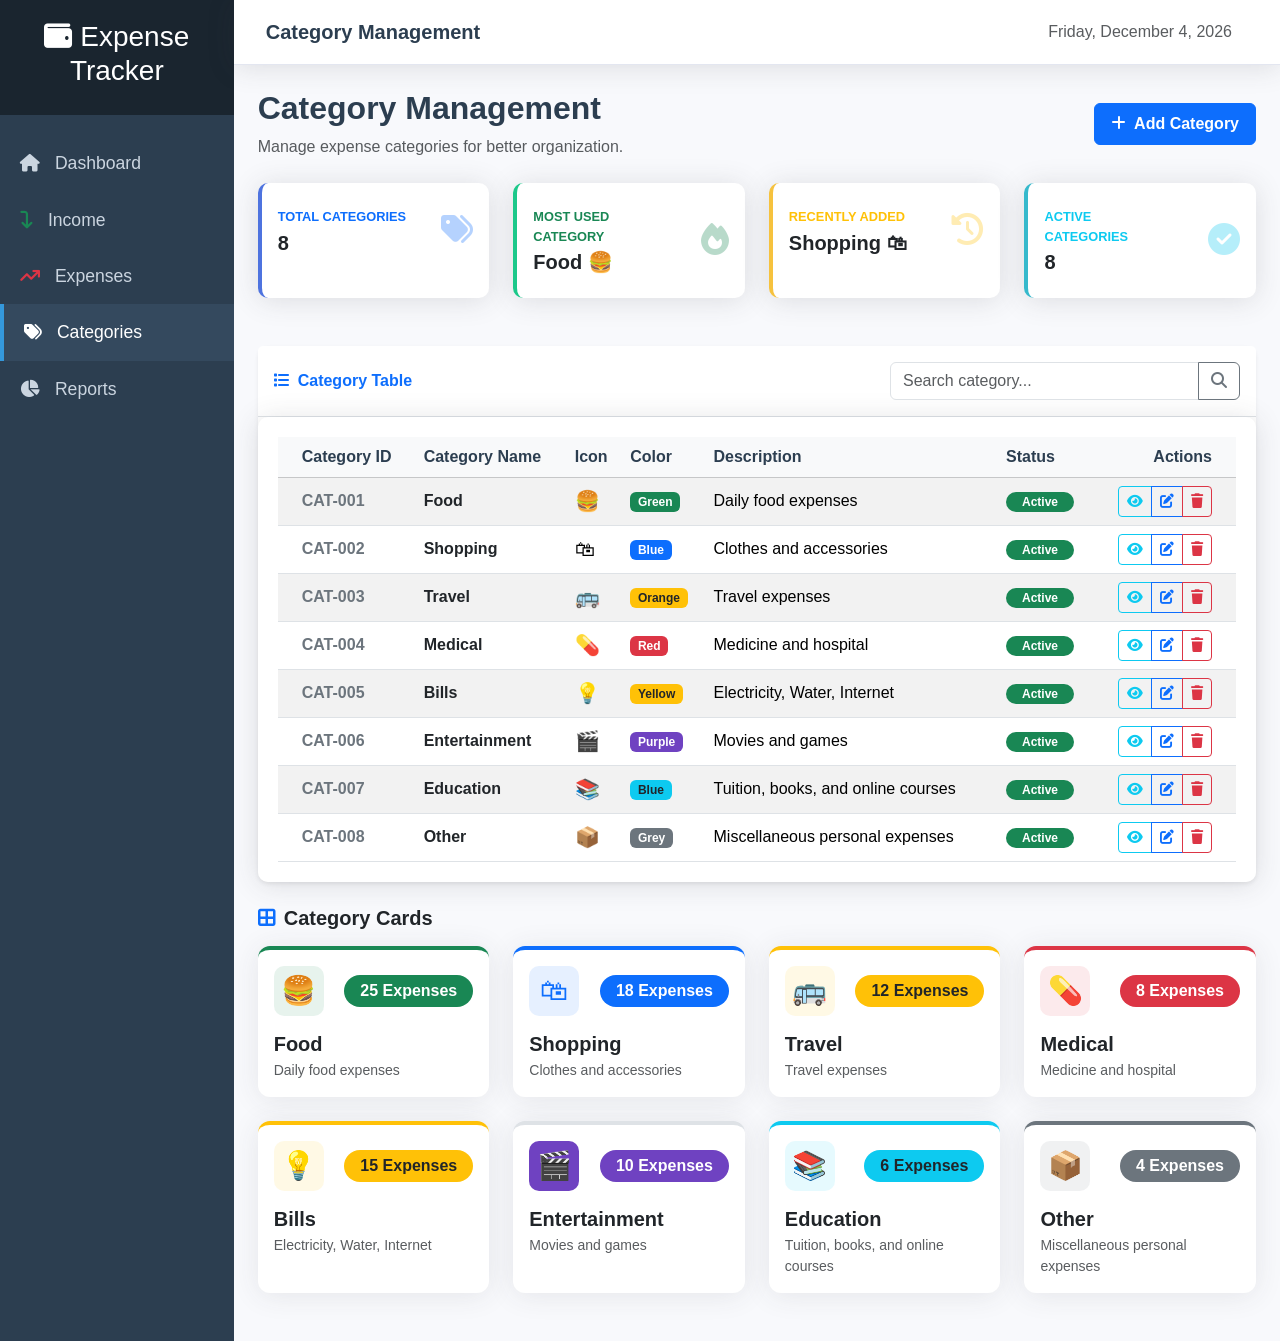
<file: Expence_Traker/Views/Categories.html>
<!DOCTYPE html>
<html lang="en">

<head>
    <meta charset="UTF-8">
    <meta name="viewport" content="width=device-width, initial-scale=1.0">
    <title>Category Management - Expense Tracker</title>

    <!-- Bootstrap 5 CSS -->
    <link href="https://cdn.jsdelivr.net/npm/bootstrap@5.3.0/dist/css/bootstrap.min.css" rel="stylesheet">

    <!-- Font Awesome Icons -->
    <link rel="stylesheet" href="https://cdnjs.cloudflare.com/ajax/libs/font-awesome/6.4.0/css/all.min.css">

    <!-- Custom CSS -->
    <link rel="stylesheet" href="../Content/css/style.css">
</head>

<body>
    <div class="d-flex" id="wrapper">
        <!-- Sidebar -->
        <nav id="sidebar">
            <div class="sidebar-header">
                <h3><i class="fa-solid fa-wallet"></i> Expense Tracker</h3>
            </div>

            <ul class="list-unstyled components">
                <li>
                    <a href="Dashboard.html"><i class="fa-solid fa-house"></i> Dashboard</a>
                </li>
                <li>
                    <a href="Income.html"><i class="fa-solid fa-arrow-turn-down text-success"></i> Income</a>
                </li>
                <li>
                    <a href="Expenses.html"><i class="fa-solid fa-arrow-trend-up text-danger"></i> Expenses</a>
                </li>
                <li class="active">
                    <a href="Categories.html"><i class="fa-solid fa-tags"></i> Categories</a>
                </li>
                <li>
                    <a href="Reports.html"><i class="fa-solid fa-chart-pie"></i> Reports</a>
                </li>
            </ul>
        </nav>
        <!-- /#sidebar -->

        <!-- Page Content -->
        <div id="content">

            <!-- Top Navbar -->
            <nav class="navbar navbar-expand-lg navbar-light">
                <div class="container-fluid">
                    <span class="navbar-brand mb-0 h1">Category Management</span>

                    <div class="ms-auto d-flex align-items-center">
                        <span class="me-3 text-muted d-none d-md-inline" id="currentDate">Date</span>
                    </div>
                </div>
            </nav>

            <!-- Main Content Area -->
            <div class="container-fluid p-4">

                <!-- Page Header -->
                <div class="dashboard-header mb-4 d-flex flex-column flex-md-row justify-content-between align-items-md-center gap-3">
                    <div>
                        <h2>Category Management</h2>
                        <p class="mb-0 text-muted">Manage expense categories for better organization.</p>
                    </div>
                    <div>
                        <button class="btn btn-primary px-3 py-2 fw-semibold" type="button" data-bs-toggle="collapse" data-bs-target="#addCategoryForm" aria-expanded="false" aria-controls="addCategoryForm">
                            <i class="fa-solid fa-plus me-1"></i> Add Category
                        </button>
                    </div>
                </div>

                <!-- Category Summary Cards -->
                <div class="row mb-4">
                    <!-- Total Categories Card -->
                    <div class="col-xl-3 col-md-6 mb-4">
                        <div class="card border-left-primary h-100 py-2">
                            <div class="card-body">
                                <div class="row no-gutters align-items-center">
                                    <div class="col me-2">
                                        <div class="text-xs font-weight-bold text-primary text-uppercase mb-1">
                                            Total Categories</div>
                                        <div class="h5 mb-0 font-weight-bold text-gray-800" id="statTotalCategories">8</div>
                                    </div>
                                    <div class="col-auto">
                                        <i class="fa-solid fa-tags fa-2x text-primary" style="opacity: 0.3;"></i>
                                    </div>
                                </div>
                            </div>
                        </div>
                    </div>

                    <!-- Most Used Category Card -->
                    <div class="col-xl-3 col-md-6 mb-4">
                        <div class="card border-left-success h-100 py-2">
                            <div class="card-body">
                                <div class="row no-gutters align-items-center">
                                    <div class="col me-2">
                                        <div class="text-xs font-weight-bold text-success text-uppercase mb-1">
                                            Most Used Category</div>
                                        <div class="h5 mb-0 font-weight-bold text-gray-800">Food 🍔</div>
                                    </div>
                                    <div class="col-auto">
                                        <i class="fa-solid fa-fire fa-2x text-success" style="opacity: 0.3;"></i>
                                    </div>
                                </div>
                            </div>
                        </div>
                    </div>

                    <!-- Recently Added Card -->
                    <div class="col-xl-3 col-md-6 mb-4">
                        <div class="card border-left-warning h-100 py-2">
                            <div class="card-body">
                                <div class="row no-gutters align-items-center">
                                    <div class="col me-2">
                                        <div class="text-xs font-weight-bold text-warning text-uppercase mb-1">
                                            Recently Added</div>
                                        <div class="h5 mb-0 font-weight-bold text-gray-800">Shopping 🛍</div>
                                    </div>
                                    <div class="col-auto">
                                        <i class="fa-solid fa-clock-rotate-left fa-2x text-warning" style="opacity: 0.3;"></i>
                                    </div>
                                </div>
                            </div>
                        </div>
                    </div>

                    <!-- Active Categories Card -->
                    <div class="col-xl-3 col-md-6 mb-4">
                        <div class="card border-left-info h-100 py-2">
                            <div class="card-body">
                                <div class="row no-gutters align-items-center">
                                    <div class="col me-2">
                                        <div class="text-xs font-weight-bold text-info text-uppercase mb-1">
                                            Active Categories</div>
                                        <div class="h5 mb-0 font-weight-bold text-gray-800" id="statActiveCategories">8</div>
                                    </div>
                                    <div class="col-auto">
                                        <i class="fa-solid fa-circle-check fa-2x text-info" style="opacity: 0.3;"></i>
                                    </div>
                                </div>
                            </div>
                        </div>
                    </div>
                </div>

                <!-- Add Category Form (Collapsible) -->
                <div class="collapse mb-4" id="addCategoryForm">
                    <div class="card shadow-sm">
                        <div class="card-header bg-white py-3 d-flex flex-row align-items-center justify-content-between">
                            <h6 class="m-0 font-weight-bold text-primary"><i class="fa-solid fa-plus-circle me-2"></i>Add New Category</h6>
                            <button type="button" class="btn-close" data-bs-toggle="collapse" data-bs-target="#addCategoryForm" aria-label="Close"></button>
                        </div>
                        <div class="card-body">
                            <form id="categoryForm">
                                <div class="row mb-3">
                                    <div class="col-md-4">
                                        <label for="categoryName" class="form-label fw-bold">Category Name <span class="text-danger">*</span></label>
                                        <input type="text" class="form-control" id="categoryName" placeholder="Enter category name" required>
                                    </div>
                                    <div class="col-md-4">
                                        <label for="categoryIcon" class="form-label fw-bold">Category Icon <span class="text-danger">*</span></label>
                                        <select class="form-select" id="categoryIcon" required>
                                            <option value="" selected disabled>Choose Icon</option>
                                            <option value="🍔">🍔 Food</option>
                                            <option value="🛍">🛍 Shopping</option>
                                            <option value="🚌">🚌 Travel</option>
                                            <option value="💊">💊 Medical</option>
                                            <option value="💡">💡 Bills</option>
                                            <option value="🎬">🎬 Entertainment</option>
                                            <option value="📚">📚 Education</option>
                                            <option value="📦">📦 Other</option>
                                        </select>
                                    </div>
                                    <div class="col-md-4">
                                        <label for="categoryColor" class="form-label fw-bold">Category Color <span class="text-danger">*</span></label>
                                        <select class="form-select" id="categoryColor" required>
                                            <option value="" selected disabled>Select Color</option>
                                            <option value="Blue">Blue</option>
                                            <option value="Green">Green</option>
                                            <option value="Red">Red</option>
                                            <option value="Purple">Purple</option>
                                            <option value="Orange">Orange</option>
                                            <option value="Yellow">Yellow</option>
                                        </select>
                                    </div>
                                </div>
                                <div class="row mb-3">
                                    <div class="col-12">
                                        <label for="categoryDescription" class="form-label fw-bold">Description</label>
                                        <input type="text" class="form-control" id="categoryDescription" placeholder="Enter brief category description">
                                    </div>
                                </div>
                                <div class="d-flex justify-content-end gap-2">
                                    <button type="reset" class="btn btn-secondary px-4"><i class="fa-solid fa-rotate-left me-1"></i> Clear</button>
                                    <button type="submit" class="btn btn-primary px-4"><i class="fa-solid fa-floppy-disk me-1"></i> Save Category</button>
                                </div>
                            </form>
                        </div>
                    </div>
                </div>

                <!-- Search & Category Table Section -->
                <div class="card shadow-sm mb-4">
                    <div class="card-header py-3 bg-white d-flex flex-column flex-md-row align-items-md-center justify-content-between border-bottom gap-3">
                        <h6 class="m-0 font-weight-bold text-primary"><i class="fa-solid fa-list me-2"></i>Category Table</h6>

                        <!-- Search Section -->
                        <div class="input-group" style="max-width: 350px;">
                            <input type="text" class="form-control" id="searchCategoryInput" placeholder="Search category...">
                            <button class="btn btn-outline-secondary" type="button" id="btnSearchCategory">
                                <i class="fa-solid fa-magnifying-glass"></i>
                            </button>
                        </div>
                    </div>
                    <div class="card-body p-0">
                        <div class="table-responsive">
                            <table class="table table-hover table-striped align-middle mb-0" id="categoriesTable">
                                <thead class="table-light">
                                    <tr>
                                        <th class="ps-4">Category ID</th>
                                        <th>Category Name</th>
                                        <th>Icon</th>
                                        <th>Color</th>
                                        <th>Description</th>
                                        <th>Status</th>
                                        <th class="text-end pe-4">Actions</th>
                                    </tr>
                                </thead>
                                <tbody>
                                    <tr data-category-id="1" data-name="Food" data-icon="🍔" data-color="Green" data-desc="Daily food expenses">
                                        <td class="ps-4 fw-bold text-secondary">CAT-001</td>
                                        <td class="fw-semibold text-dark">Food</td>
                                        <td class="fs-5">🍔</td>
                                        <td><span class="badge bg-success">Green</span></td>
                                        <td>Daily food expenses</td>
                                        <td><span class="badge bg-success rounded-pill px-3">Active</span></td>
                                        <td class="text-end pe-4">
                                            <div class="btn-group btn-group-sm">
                                                <button class="btn btn-outline-info btn-view-cat" title="View"><i class="fa-solid fa-eye"></i></button>
                                                <button class="btn btn-outline-primary btn-edit-cat" title="Edit"><i class="fa-solid fa-pen-to-square"></i></button>
                                                <button class="btn btn-outline-danger btn-delete-cat" title="Delete"><i class="fa-solid fa-trash"></i></button>
                                            </div>
                                        </td>
                                    </tr>
                                    <tr data-category-id="2" data-name="Shopping" data-icon="🛍" data-color="Blue" data-desc="Clothes and accessories">
                                        <td class="ps-4 fw-bold text-secondary">CAT-002</td>
                                        <td class="fw-semibold text-dark">Shopping</td>
                                        <td class="fs-5">🛍</td>
                                        <td><span class="badge bg-primary">Blue</span></td>
                                        <td>Clothes and accessories</td>
                                        <td><span class="badge bg-success rounded-pill px-3">Active</span></td>
                                        <td class="text-end pe-4">
                                            <div class="btn-group btn-group-sm">
                                                <button class="btn btn-outline-info btn-view-cat" title="View"><i class="fa-solid fa-eye"></i></button>
                                                <button class="btn btn-outline-primary btn-edit-cat" title="Edit"><i class="fa-solid fa-pen-to-square"></i></button>
                                                <button class="btn btn-outline-danger btn-delete-cat" title="Delete"><i class="fa-solid fa-trash"></i></button>
                                            </div>
                                        </td>
                                    </tr>
                                    <tr data-category-id="3" data-name="Travel" data-icon="🚌" data-color="Orange" data-desc="Travel expenses">
                                        <td class="ps-4 fw-bold text-secondary">CAT-003</td>
                                        <td class="fw-semibold text-dark">Travel</td>
                                        <td class="fs-5">🚌</td>
                                        <td><span class="badge bg-warning text-dark">Orange</span></td>
                                        <td>Travel expenses</td>
                                        <td><span class="badge bg-success rounded-pill px-3">Active</span></td>
                                        <td class="text-end pe-4">
                                            <div class="btn-group btn-group-sm">
                                                <button class="btn btn-outline-info btn-view-cat" title="View"><i class="fa-solid fa-eye"></i></button>
                                                <button class="btn btn-outline-primary btn-edit-cat" title="Edit"><i class="fa-solid fa-pen-to-square"></i></button>
                                                <button class="btn btn-outline-danger btn-delete-cat" title="Delete"><i class="fa-solid fa-trash"></i></button>
                                            </div>
                                        </td>
                                    </tr>
                                    <tr data-category-id="4" data-name="Medical" data-icon="💊" data-color="Red" data-desc="Medicine and hospital">
                                        <td class="ps-4 fw-bold text-secondary">CAT-004</td>
                                        <td class="fw-semibold text-dark">Medical</td>
                                        <td class="fs-5">💊</td>
                                        <td><span class="badge bg-danger">Red</span></td>
                                        <td>Medicine and hospital</td>
                                        <td><span class="badge bg-success rounded-pill px-3">Active</span></td>
                                        <td class="text-end pe-4">
                                            <div class="btn-group btn-group-sm">
                                                <button class="btn btn-outline-info btn-view-cat" title="View"><i class="fa-solid fa-eye"></i></button>
                                                <button class="btn btn-outline-primary btn-edit-cat" title="Edit"><i class="fa-solid fa-pen-to-square"></i></button>
                                                <button class="btn btn-outline-danger btn-delete-cat" title="Delete"><i class="fa-solid fa-trash"></i></button>
                                            </div>
                                        </td>
                                    </tr>
                                    <tr data-category-id="5" data-name="Bills" data-icon="💡" data-color="Yellow" data-desc="Electricity, Water, Internet">
                                        <td class="ps-4 fw-bold text-secondary">CAT-005</td>
                                        <td class="fw-semibold text-dark">Bills</td>
                                        <td class="fs-5">💡</td>
                                        <td><span class="badge bg-warning text-dark">Yellow</span></td>
                                        <td>Electricity, Water, Internet</td>
                                        <td><span class="badge bg-success rounded-pill px-3">Active</span></td>
                                        <td class="text-end pe-4">
                                            <div class="btn-group btn-group-sm">
                                                <button class="btn btn-outline-info btn-view-cat" title="View"><i class="fa-solid fa-eye"></i></button>
                                                <button class="btn btn-outline-primary btn-edit-cat" title="Edit"><i class="fa-solid fa-pen-to-square"></i></button>
                                                <button class="btn btn-outline-danger btn-delete-cat" title="Delete"><i class="fa-solid fa-trash"></i></button>
                                            </div>
                                        </td>
                                    </tr>
                                    <tr data-category-id="6" data-name="Entertainment" data-icon="🎬" data-color="Purple" data-desc="Movies and games">
                                        <td class="ps-4 fw-bold text-secondary">CAT-006</td>
                                        <td class="fw-semibold text-dark">Entertainment</td>
                                        <td class="fs-5">🎬</td>
                                        <td><span class="badge bg-purple">Purple</span></td>
                                        <td>Movies and games</td>
                                        <td><span class="badge bg-success rounded-pill px-3">Active</span></td>
                                        <td class="text-end pe-4">
                                            <div class="btn-group btn-group-sm">
                                                <button class="btn btn-outline-info btn-view-cat" title="View"><i class="fa-solid fa-eye"></i></button>
                                                <button class="btn btn-outline-primary btn-edit-cat" title="Edit"><i class="fa-solid fa-pen-to-square"></i></button>
                                                <button class="btn btn-outline-danger btn-delete-cat" title="Delete"><i class="fa-solid fa-trash"></i></button>
                                            </div>
                                        </td>
                                    </tr>
                                    <tr data-category-id="7" data-name="Education" data-icon="📚" data-color="Blue" data-desc="Tuition, books, and online courses">
                                        <td class="ps-4 fw-bold text-secondary">CAT-007</td>
                                        <td class="fw-semibold text-dark">Education</td>
                                        <td class="fs-5">📚</td>
                                        <td><span class="badge bg-info text-dark">Blue</span></td>
                                        <td>Tuition, books, and online courses</td>
                                        <td><span class="badge bg-success rounded-pill px-3">Active</span></td>
                                        <td class="text-end pe-4">
                                            <div class="btn-group btn-group-sm">
                                                <button class="btn btn-outline-info btn-view-cat" title="View"><i class="fa-solid fa-eye"></i></button>
                                                <button class="btn btn-outline-primary btn-edit-cat" title="Edit"><i class="fa-solid fa-pen-to-square"></i></button>
                                                <button class="btn btn-outline-danger btn-delete-cat" title="Delete"><i class="fa-solid fa-trash"></i></button>
                                            </div>
                                        </td>
                                    </tr>
                                    <tr data-category-id="8" data-name="Other" data-icon="📦" data-color="Yellow" data-desc="Miscellaneous personal expenses">
                                        <td class="ps-4 fw-bold text-secondary">CAT-008</td>
                                        <td class="fw-semibold text-dark">Other</td>
                                        <td class="fs-5">📦</td>
                                        <td><span class="badge bg-secondary">Grey</span></td>
                                        <td>Miscellaneous personal expenses</td>
                                        <td><span class="badge bg-success rounded-pill px-3">Active</span></td>
                                        <td class="text-end pe-4">
                                            <div class="btn-group btn-group-sm">
                                                <button class="btn btn-outline-info btn-view-cat" title="View"><i class="fa-solid fa-eye"></i></button>
                                                <button class="btn btn-outline-primary btn-edit-cat" title="Edit"><i class="fa-solid fa-pen-to-square"></i></button>
                                                <button class="btn btn-outline-danger btn-delete-cat" title="Delete"><i class="fa-solid fa-trash"></i></button>
                                            </div>
                                        </td>
                                    </tr>
                                </tbody>
                            </table>
                        </div>
                    </div>
                </div>

                <!-- Category Cards Section -->
                <div class="mb-4">
                    <h5 class="fw-bold text-dark mb-3"><i class="fa-solid fa-border-all me-2 text-primary"></i>Category Cards</h5>
                    <div class="row row-cols-1 row-cols-md-2 row-cols-lg-4 g-4" id="categoryCardsGrid">

                        <!-- Card 1: Food -->
                        <div class="col category-grid-item" data-name="Food" data-desc="Daily food expenses">
                            <div class="card category-card h-100 border-top border-4 border-success p-3">
                                <div class="d-flex align-items-center justify-content-between mb-3">
                                    <div class="category-icon-box bg-success bg-opacity-10 text-success fs-3">
                                        🍔
                                    </div>
                                    <span class="badge bg-success rounded-pill px-3 py-2 fs-6">25 Expenses</span>
                                </div>
                                <h5 class="fw-bold text-dark mb-1">Food</h5>
                                <p class="text-muted small mb-0">Daily food expenses</p>
                            </div>
                        </div>

                        <!-- Card 2: Shopping -->
                        <div class="col category-grid-item" data-name="Shopping" data-desc="Clothes and accessories">
                            <div class="card category-card h-100 border-top border-4 border-primary p-3">
                                <div class="d-flex align-items-center justify-content-between mb-3">
                                    <div class="category-icon-box bg-primary bg-opacity-10 text-primary fs-3">
                                        🛍
                                    </div>
                                    <span class="badge bg-primary rounded-pill px-3 py-2 fs-6">18 Expenses</span>
                                </div>
                                <h5 class="fw-bold text-dark mb-1">Shopping</h5>
                                <p class="text-muted small mb-0">Clothes and accessories</p>
                            </div>
                        </div>

                        <!-- Card 3: Travel -->
                        <div class="col category-grid-item" data-name="Travel" data-desc="Travel expenses">
                            <div class="card category-card h-100 border-top border-4 border-warning p-3">
                                <div class="d-flex align-items-center justify-content-between mb-3">
                                    <div class="category-icon-box bg-warning bg-opacity-10 text-warning fs-3">
                                        🚌
                                    </div>
                                    <span class="badge bg-warning text-dark rounded-pill px-3 py-2 fs-6">12 Expenses</span>
                                </div>
                                <h5 class="fw-bold text-dark mb-1">Travel</h5>
                                <p class="text-muted small mb-0">Travel expenses</p>
                            </div>
                        </div>

                        <!-- Card 4: Medical -->
                        <div class="col category-grid-item" data-name="Medical" data-desc="Medicine and hospital">
                            <div class="card category-card h-100 border-top border-4 border-danger p-3">
                                <div class="d-flex align-items-center justify-content-between mb-3">
                                    <div class="category-icon-box bg-danger bg-opacity-10 text-danger fs-3">
                                        💊
                                    </div>
                                    <span class="badge bg-danger rounded-pill px-3 py-2 fs-6">8 Expenses</span>
                                </div>
                                <h5 class="fw-bold text-dark mb-1">Medical</h5>
                                <p class="text-muted small mb-0">Medicine and hospital</p>
                            </div>
                        </div>

                        <!-- Card 5: Bills -->
                        <div class="col category-grid-item" data-name="Bills" data-desc="Electricity, Water, Internet">
                            <div class="card category-card h-100 border-top border-4 border-warning p-3">
                                <div class="d-flex align-items-center justify-content-between mb-3">
                                    <div class="category-icon-box bg-warning bg-opacity-10 text-dark fs-3">
                                        💡
                                    </div>
                                    <span class="badge bg-warning text-dark rounded-pill px-3 py-2 fs-6">15 Expenses</span>
                                </div>
                                <h5 class="fw-bold text-dark mb-1">Bills</h5>
                                <p class="text-muted small mb-0">Electricity, Water, Internet</p>
                            </div>
                        </div>

                        <!-- Card 6: Entertainment -->
                        <div class="col category-grid-item" data-name="Entertainment" data-desc="Movies and games">
                            <div class="card category-card h-100 border-top border-4 border-purple p-3">
                                <div class="d-flex align-items-center justify-content-between mb-3">
                                    <div class="category-icon-box bg-purple bg-opacity-10 text-purple fs-3">
                                        🎬
                                    </div>
                                    <span class="badge bg-purple rounded-pill px-3 py-2 fs-6">10 Expenses</span>
                                </div>
                                <h5 class="fw-bold text-dark mb-1">Entertainment</h5>
                                <p class="text-muted small mb-0">Movies and games</p>
                            </div>
                        </div>

                        <!-- Card 7: Education -->
                        <div class="col category-grid-item" data-name="Education" data-desc="Tuition, books, and courses">
                            <div class="card category-card h-100 border-top border-4 border-info p-3">
                                <div class="d-flex align-items-center justify-content-between mb-3">
                                    <div class="category-icon-box bg-info bg-opacity-10 text-info fs-3">
                                        📚
                                    </div>
                                    <span class="badge bg-info text-dark rounded-pill px-3 py-2 fs-6">6 Expenses</span>
                                </div>
                                <h5 class="fw-bold text-dark mb-1">Education</h5>
                                <p class="text-muted small mb-0">Tuition, books, and online courses</p>
                            </div>
                        </div>

                        <!-- Card 8: Other -->
                        <div class="col category-grid-item" data-name="Other" data-desc="Miscellaneous personal expenses">
                            <div class="card category-card h-100 border-top border-4 border-secondary p-3">
                                <div class="d-flex align-items-center justify-content-between mb-3">
                                    <div class="category-icon-box bg-secondary bg-opacity-10 text-secondary fs-3">
                                        📦
                                    </div>
                                    <span class="badge bg-secondary rounded-pill px-3 py-2 fs-6">4 Expenses</span>
                                </div>
                                <h5 class="fw-bold text-dark mb-1">Other</h5>
                                <p class="text-muted small mb-0">Miscellaneous personal expenses</p>
                            </div>
                        </div>

                    </div>
                </div>

            </div>
            <!-- /Container Fluid -->
        </div>
        <!-- /#content -->
    </div>
    <!-- /#wrapper -->

    <!-- View Category Modal -->
    <div class="modal fade" id="viewCategoryModal" tabindex="-1" aria-hidden="true">
        <div class="modal-dialog modal-dialog-centered">
            <div class="modal-content">
                <div class="modal-header bg-info text-white">
                    <h5 class="modal-title fw-bold"><i class="fa-solid fa-eye me-2"></i>Category Details</h5>
                    <button type="button" class="btn-close btn-close-white" data-bs-dismiss="modal" aria-label="Close"></button>
                </div>
                <div class="modal-body">
                    <div class="text-center mb-3">
                        <div class="display-3 mb-2" id="modalViewIcon">🍔</div>
                        <h4 class="fw-bold" id="modalViewName">Food</h4>
                        <span class="badge bg-success px-3 py-2 fs-6" id="modalViewStatus">Active</span>
                    </div>
                    <ul class="list-group list-group-flush">
                        <li class="list-group-item d-flex justify-content-between align-items-center">
                            <span class="text-muted fw-bold">Category ID:</span>
                            <span class="fw-semibold text-dark" id="modalViewId">CAT-001</span>
                        </li>
                        <li class="list-group-item d-flex justify-content-between align-items-center">
                            <span class="text-muted fw-bold">Theme Color:</span>
                            <span class="badge bg-success" id="modalViewColor">Green</span>
                        </li>
                        <li class="list-group-item">
                            <div class="text-muted fw-bold mb-1">Description:</div>
                            <div class="text-dark" id="modalViewDesc">Daily food expenses</div>
                        </li>
                    </ul>
                </div>
                <div class="modal-footer">
                    <button type="button" class="btn btn-secondary" data-bs-dismiss="modal">Close</button>
                </div>
            </div>
        </div>
    </div>

    <!-- Edit Category Modal -->
    <div class="modal fade" id="editCategoryModal" tabindex="-1" aria-hidden="true">
        <div class="modal-dialog modal-dialog-centered">
            <div class="modal-content">
                <div class="modal-header bg-primary text-white">
                    <h5 class="modal-title fw-bold"><i class="fa-solid fa-pen-to-square me-2"></i>Edit Category</h5>
                    <button type="button" class="btn-close btn-close-white" data-bs-dismiss="modal" aria-label="Close"></button>
                </div>
                <form id="editCategoryForm">
                    <div class="modal-body">
                        <input type="hidden" id="editCategoryId">
                        <div class="mb-3">
                            <label for="editCategoryName" class="form-label fw-bold">Category Name</label>
                            <input type="text" class="form-control" id="editCategoryName" required>
                        </div>
                        <div class="mb-3">
                            <label for="editCategoryIcon" class="form-label fw-bold">Category Icon</label>
                            <select class="form-select" id="editCategoryIcon" required>
                                <option value="🍔">🍔 Food</option>
                                <option value="🛍">🛍 Shopping</option>
                                <option value="🚌">🚌 Travel</option>
                                <option value="💊">💊 Medical</option>
                                <option value="💡">💡 Bills</option>
                                <option value="🎬">🎬 Entertainment</option>
                                <option value="📚">📚 Education</option>
                                <option value="📦">📦 Other</option>
                            </select>
                        </div>
                        <div class="mb-3">
                            <label for="editCategoryColor" class="form-label fw-bold">Category Color</label>
                            <select class="form-select" id="editCategoryColor" required>
                                <option value="Blue">Blue</option>
                                <option value="Green">Green</option>
                                <option value="Red">Red</option>
                                <option value="Purple">Purple</option>
                                <option value="Orange">Orange</option>
                                <option value="Yellow">Yellow</option>
                            </select>
                        </div>
                        <div class="mb-3">
                            <label for="editCategoryDescription" class="form-label fw-bold">Description</label>
                            <input type="text" class="form-control" id="editCategoryDescription">
                        </div>
                    </div>
                    <div class="modal-footer">
                        <button type="button" class="btn btn-secondary" data-bs-dismiss="modal">Cancel</button>
                        <button type="submit" class="btn btn-primary"><i class="fa-solid fa-check me-1"></i> Update Category</button>
                    </div>
                </form>
            </div>
        </div>
    </div>

    <!-- Bootstrap 5 JS Bundle -->
    <script src="https://cdn.jsdelivr.net/npm/bootstrap@5.3.0/dist/js/bootstrap.bundle.min.js"></script>

    <!-- Custom Script -->
    <script src="../Scripts/js/categories.js"></script>
</body>

</html>
</file>
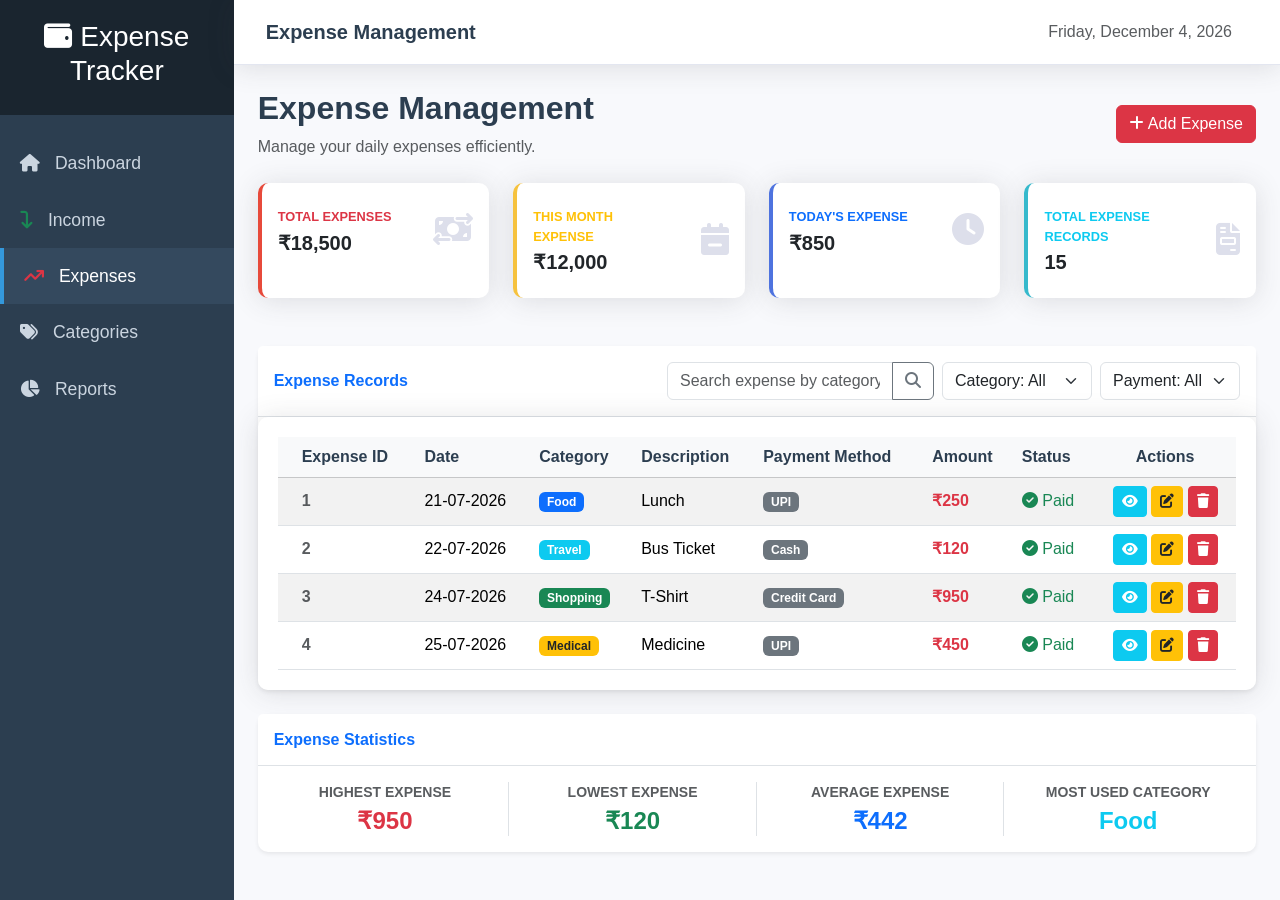
<file: Expence_Traker/Views/Expenses.html>
<!DOCTYPE html>
<html lang="en">

<head>
    <meta charset="UTF-8">
    <meta name="viewport" content="width=device-width, initial-scale=1.0">
    <title>Expense Management - Expense Tracker</title>

    <!-- Bootstrap 5 CSS -->
    <link href="https://cdn.jsdelivr.net/npm/bootstrap@5.3.0/dist/css/bootstrap.min.css" rel="stylesheet">

    <!-- Font Awesome Icons -->
    <link rel="stylesheet" href="https://cdnjs.cloudflare.com/ajax/libs/font-awesome/6.4.0/css/all.min.css">

    <!-- Custom CSS -->
    <link rel="stylesheet" href="../Content/css/style.css">
</head>

<body>
    <div class="d-flex" id="wrapper">
        <!-- Sidebar -->
        <nav id="sidebar">
            <div class="sidebar-header">
                <h3><i class="fa-solid fa-wallet"></i> Expense Tracker</h3>
            </div>

            <ul class="list-unstyled components">
                <li>
                    <a href="Dashboard.html"><i class="fa-solid fa-house"></i> Dashboard</a>
                </li>
                <li>
                    <a href="Income.html"><i class="fa-solid fa-arrow-turn-down text-success"></i> Income</a>
                </li>
                <li class="active">
                    <a href="Expenses.html"><i class="fa-solid fa-arrow-trend-up text-danger"></i> Expenses</a>
                </li>
                <li>
                    <a href="Categories.html"><i class="fa-solid fa-tags"></i> Categories</a>
                </li>
                <li>
                    <a href="Reports.html"><i class="fa-solid fa-chart-pie"></i> Reports</a>
                </li>
            </ul>
        </nav>
        <!-- /#sidebar -->

        <!-- Page Content -->
        <div id="content">

            <!-- Top Navbar -->
            <nav class="navbar navbar-expand-lg navbar-light">
                <div class="container-fluid">
                    <span class="navbar-brand mb-0 h1">Expense Management</span>

                    <div class="ms-auto d-flex align-items-center">
                        <span class="me-3 text-muted d-none d-md-inline" id="currentDate">Date</span>
                    </div>
                </div>
            </nav>

            <!-- Main Content Area -->
            <div class="container-fluid p-4">

                <!-- Page Header -->
                <div class="dashboard-header mb-4 d-flex justify-content-between align-items-center">
                    <div>
                        <h2>Expense Management</h2>
                        <p class="mb-0 text-muted">Manage your daily expenses efficiently.</p>
                    </div>
                    <div>
                        <button class="btn btn-danger" type="button" data-bs-toggle="collapse" data-bs-target="#addExpenseForm" aria-expanded="false" aria-controls="addExpenseForm">
                            <i class="fa-solid fa-plus"></i> Add Expense
                        </button>
                    </div>
                </div>

                <!-- Summary Cards Row -->
                <div class="row mb-4">
                    <!-- Total Expenses Card -->
                    <div class="col-xl-3 col-md-6 mb-4">
                        <div class="card border-left-danger h-100 py-2" style="border-left: 4px solid #e74a3b;">
                            <div class="card-body">
                                <div class="row no-gutters align-items-center">
                                    <div class="col mr-2">
                                        <div class="text-xs font-weight-bold text-danger text-uppercase mb-1">
                                            Total Expenses</div>
                                        <div class="h5 mb-0 font-weight-bold text-gray-800">₹18,500</div>
                                    </div>
                                    <div class="col-auto">
                                        <i class="fa-solid fa-money-bill-transfer fa-2x text-gray-300" style="color: #dddfeb;"></i>
                                    </div>
                                </div>
                            </div>
                        </div>
                    </div>

                    <!-- This Month Expense Card -->
                    <div class="col-xl-3 col-md-6 mb-4">
                        <div class="card border-left-warning h-100 py-2" style="border-left: 4px solid #f6c23e;">
                            <div class="card-body">
                                <div class="row no-gutters align-items-center">
                                    <div class="col mr-2">
                                        <div class="text-xs font-weight-bold text-warning text-uppercase mb-1">
                                            This Month Expense</div>
                                        <div class="h5 mb-0 font-weight-bold text-gray-800">₹12,000</div>
                                    </div>
                                    <div class="col-auto">
                                        <i class="fa-solid fa-calendar-minus fa-2x text-gray-300" style="color: #dddfeb;"></i>
                                    </div>
                                </div>
                            </div>
                        </div>
                    </div>

                    <!-- Today's Expense Card -->
                    <div class="col-xl-3 col-md-6 mb-4">
                        <div class="card border-left-primary h-100 py-2" style="border-left: 4px solid #4e73df;">
                            <div class="card-body">
                                <div class="row no-gutters align-items-center">
                                    <div class="col mr-2">
                                        <div class="text-xs font-weight-bold text-primary text-uppercase mb-1">
                                            Today's Expense</div>
                                        <div class="h5 mb-0 font-weight-bold text-gray-800">₹850</div>
                                    </div>
                                    <div class="col-auto">
                                        <i class="fa-solid fa-clock fa-2x text-gray-300" style="color: #dddfeb;"></i>
                                    </div>
                                </div>
                            </div>
                        </div>
                    </div>

                    <!-- Total Expense Records Card -->
                    <div class="col-xl-3 col-md-6 mb-4">
                        <div class="card border-left-info h-100 py-2" style="border-left: 4px solid #36b9cc;">
                            <div class="card-body">
                                <div class="row no-gutters align-items-center">
                                    <div class="col mr-2">
                                        <div class="text-xs font-weight-bold text-info text-uppercase mb-1" style="color: #36b9cc;">
                                            Total Expense Records</div>
                                        <div class="h5 mb-0 font-weight-bold text-gray-800">15</div>
                                    </div>
                                    <div class="col-auto">
                                        <i class="fa-solid fa-file-invoice fa-2x text-gray-300" style="color: #dddfeb;"></i>
                                    </div>
                                </div>
                            </div>
                        </div>
                    </div>
                </div>

                <!-- Add Expense Form (Collapsible) -->
                <div class="collapse mb-4" id="addExpenseForm">
                    <div class="card shadow-sm">
                        <div class="card-header bg-white py-3 d-flex flex-row align-items-center justify-content-between">
                            <h6 class="m-0 font-weight-bold text-danger">Add New Expense</h6>
                        </div>
                        <div class="card-body">
                            <form id="expenseForm">
                                <div class="row mb-3">
                                    <div class="col-md-6">
                                        <label for="expenseAmount" class="form-label">Expense Amount (₹)</label>
                                        <input type="number" class="form-control" id="expenseAmount" placeholder="Enter amount" required>
                                    </div>
                                    <div class="col-md-6">
                                        <label for="expenseCategory" class="form-label">Category</label>
                                        <select class="form-select" id="expenseCategory" required>
                                            <option value="" selected disabled>Select Category</option>
                                            <option value="Food">Food</option>
                                            <option value="Shopping">Shopping</option>
                                            <option value="Travel">Travel</option>
                                            <option value="Medical">Medical</option>
                                            <option value="Bills">Bills</option>
                                            <option value="Entertainment">Entertainment</option>
                                            <option value="Education">Education</option>
                                            <option value="Other">Other</option>
                                        </select>
                                    </div>
                                </div>
                                <div class="row mb-3">
                                    <div class="col-md-4">
                                        <label for="paymentMethod" class="form-label">Payment Method</label>
                                        <select class="form-select" id="paymentMethod" required>
                                            <option value="" selected disabled>Select Method</option>
                                            <option value="Cash">Cash</option>
                                            <option value="UPI">UPI</option>
                                            <option value="Credit Card">Credit Card</option>
                                            <option value="Debit Card">Debit Card</option>
                                        </select>
                                    </div>
                                    <div class="col-md-4">
                                        <label for="expenseDate" class="form-label">Date</label>
                                        <input type="date" class="form-control" id="expenseDate" required>
                                    </div>
                                    <div class="col-md-4">
                                        <label for="expenseDescription" class="form-label">Description</label>
                                        <input type="text" class="form-control" id="expenseDescription" placeholder="Enter description">
                                    </div>
                                </div>
                                <div class="d-flex justify-content-end gap-2">
                                    <button type="reset" class="btn btn-secondary">Clear</button>
                                    <button type="submit" class="btn btn-danger">Save Expense</button>
                                </div>
                            </form>
                        </div>
                    </div>
                </div>

                <!-- Search and Filter Section -->
                <div class="card shadow-sm mb-4">
                    <div class="card-header py-3 bg-white d-flex flex-column flex-md-row align-items-md-center justify-content-between border-bottom">
                        <h6 class="m-0 font-weight-bold text-primary mb-3 mb-md-0">Expense Records</h6>

                        <div class="d-flex flex-column flex-md-row gap-2">
                            <!-- Search -->
                            <div class="input-group">
                                <input type="text" class="form-control" placeholder="Search expense by category...">
                                <button class="btn btn-outline-secondary" type="button"><i class="fa-solid fa-magnifying-glass"></i></button>
                            </div>
                            <!-- Category Filter -->
                            <select class="form-select w-auto">
                                <option value="All">Category: All</option>
                                <option value="Food">Food</option>
                                <option value="Shopping">Shopping</option>
                                <option value="Travel">Travel</option>
                                <option value="Medical">Medical</option>
                                <option value="Bills">Bills</option>
                                <option value="Entertainment">Entertainment</option>
                                <option value="Education">Education</option>
                                <option value="Other">Other</option>
                            </select>
                            <!-- Payment Method Filter -->
                            <select class="form-select w-auto">
                                <option value="All">Payment: All</option>
                                <option value="Cash">Cash</option>
                                <option value="UPI">UPI</option>
                                <option value="Credit Card">Credit Card</option>
                                <option value="Debit Card">Debit Card</option>
                            </select>
                        </div>
                    </div>

                    <!-- Expense Table -->
                    <div class="card-body p-0">
                        <div class="table-responsive">
                            <table class="table table-hover table-striped align-middle mb-0">
                                <thead class="table-light">
                                    <tr>
                                        <th class="ps-4">Expense ID</th>
                                        <th>Date</th>
                                        <th>Category</th>
                                        <th>Description</th>
                                        <th>Payment Method</th>
                                        <th>Amount</th>
                                        <th>Status</th>
                                        <th class="text-center">Actions</th>
                                    </tr>
                                </thead>
                                <tbody>
                                    <!-- Record 1 -->
                                    <tr>
                                        <td class="ps-4 fw-bold text-muted">1</td>
                                        <td>21-07-2026</td>
                                        <td><span class="badge bg-primary">Food</span></td>
                                        <td>Lunch</td>
                                        <td><span class="badge bg-secondary">UPI</span></td>
                                        <td class="fw-bold text-danger">₹250</td>
                                        <td><span class="text-success"><i class="fa-solid fa-circle-check"></i> Paid</span></td>
                                        <td class="text-center">
                                            <button class="btn btn-sm btn-info text-white" title="View"><i class="fa-solid fa-eye"></i></button>
                                            <button class="btn btn-sm btn-warning text-dark" title="Edit"><i class="fa-solid fa-pen-to-square"></i></button>
                                            <button class="btn btn-sm btn-danger text-white" title="Delete"><i class="fa-solid fa-trash"></i></button>
                                        </td>
                                    </tr>
                                    <!-- Record 2 -->
                                    <tr>
                                        <td class="ps-4 fw-bold text-muted">2</td>
                                        <td>22-07-2026</td>
                                        <td><span class="badge bg-info">Travel</span></td>
                                        <td>Bus Ticket</td>
                                        <td><span class="badge bg-secondary">Cash</span></td>
                                        <td class="fw-bold text-danger">₹120</td>
                                        <td><span class="text-success"><i class="fa-solid fa-circle-check"></i> Paid</span></td>
                                        <td class="text-center">
                                            <button class="btn btn-sm btn-info text-white" title="View"><i class="fa-solid fa-eye"></i></button>
                                            <button class="btn btn-sm btn-warning text-dark" title="Edit"><i class="fa-solid fa-pen-to-square"></i></button>
                                            <button class="btn btn-sm btn-danger text-white" title="Delete"><i class="fa-solid fa-trash"></i></button>
                                        </td>
                                    </tr>
                                    <!-- Record 3 -->
                                    <tr>
                                        <td class="ps-4 fw-bold text-muted">3</td>
                                        <td>24-07-2026</td>
                                        <td><span class="badge bg-success">Shopping</span></td>
                                        <td>T-Shirt</td>
                                        <td><span class="badge bg-secondary">Credit Card</span></td>
                                        <td class="fw-bold text-danger">₹950</td>
                                        <td><span class="text-success"><i class="fa-solid fa-circle-check"></i> Paid</span></td>
                                        <td class="text-center">
                                            <button class="btn btn-sm btn-info text-white" title="View"><i class="fa-solid fa-eye"></i></button>
                                            <button class="btn btn-sm btn-warning text-dark" title="Edit"><i class="fa-solid fa-pen-to-square"></i></button>
                                            <button class="btn btn-sm btn-danger text-white" title="Delete"><i class="fa-solid fa-trash"></i></button>
                                        </td>
                                    </tr>
                                    <!-- Record 4 -->
                                    <tr>
                                        <td class="ps-4 fw-bold text-muted">4</td>
                                        <td>25-07-2026</td>
                                        <td><span class="badge bg-warning text-dark">Medical</span></td>
                                        <td>Medicine</td>
                                        <td><span class="badge bg-secondary">UPI</span></td>
                                        <td class="fw-bold text-danger">₹450</td>
                                        <td><span class="text-success"><i class="fa-solid fa-circle-check"></i> Paid</span></td>
                                        <td class="text-center">
                                            <button class="btn btn-sm btn-info text-white" title="View"><i class="fa-solid fa-eye"></i></button>
                                            <button class="btn btn-sm btn-warning text-dark" title="Edit"><i class="fa-solid fa-pen-to-square"></i></button>
                                            <button class="btn btn-sm btn-danger text-white" title="Delete"><i class="fa-solid fa-trash"></i></button>
                                        </td>
                                    </tr>
                                </tbody>
                            </table>
                        </div>
                    </div>
                </div>

                <!-- Expense Statistics Section -->
                <div class="card shadow-sm mb-4">
                    <div class="card-header py-3 bg-white border-bottom">
                        <h6 class="m-0 font-weight-bold text-primary">Expense Statistics</h6>
                    </div>
                    <div class="card-body">
                        <div class="row text-center">
                            <div class="col-md-3 col-sm-6 mb-3 mb-md-0 border-end">
                                <div class="text-muted small text-uppercase fw-bold mb-1">Highest Expense</div>
                                <div class="h4 mb-0 text-danger fw-bold">₹950</div>
                            </div>
                            <div class="col-md-3 col-sm-6 mb-3 mb-md-0 border-end">
                                <div class="text-muted small text-uppercase fw-bold mb-1">Lowest Expense</div>
                                <div class="h4 mb-0 text-success fw-bold">₹120</div>
                            </div>
                            <div class="col-md-3 col-sm-6 mb-3 mb-md-0 border-end">
                                <div class="text-muted small text-uppercase fw-bold mb-1">Average Expense</div>
                                <div class="h4 mb-0 text-primary fw-bold">₹442</div>
                            </div>
                            <div class="col-md-3 col-sm-6 mb-0">
                                <div class="text-muted small text-uppercase fw-bold mb-1">Most Used Category</div>
                                <div class="h4 mb-0 text-info fw-bold">Food</div>
                            </div>
                        </div>
                    </div>
                </div>

            </div>
            <!-- /.container-fluid -->

        </div>
        <!-- /#content -->
    </div>

    <!-- Bootstrap 5 JS Bundle with Popper -->
    <script src="https://cdn.jsdelivr.net/npm/bootstrap@5.3.0/dist/js/bootstrap.bundle.min.js"></script>

    <!-- Custom JS -->
    <script src="../Scripts/js/expenses.js"></script>
</body>

</html>
</file>
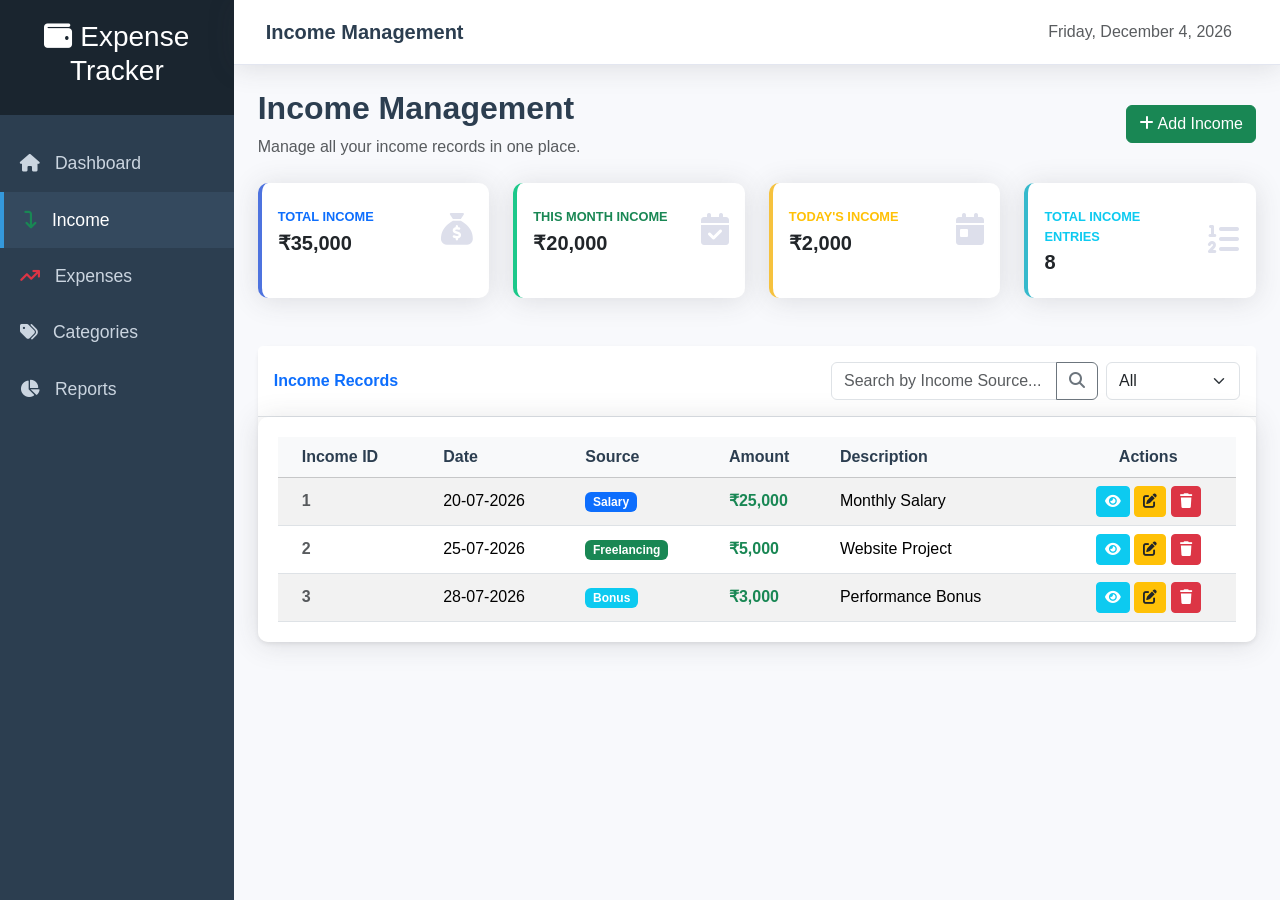
<file: Expence_Traker/Views/Income.html>
<!DOCTYPE html>
<html lang="en">

<head>
    <meta charset="UTF-8">
    <meta name="viewport" content="width=device-width, initial-scale=1.0">
    <title>Income Management - Expense Tracker</title>

    <!-- Bootstrap 5 CSS -->
    <link href="https://cdn.jsdelivr.net/npm/bootstrap@5.3.0/dist/css/bootstrap.min.css" rel="stylesheet">

    <!-- Font Awesome Icons -->
    <link rel="stylesheet" href="https://cdnjs.cloudflare.com/ajax/libs/font-awesome/6.4.0/css/all.min.css">

    <!-- Custom CSS -->
    <link rel="stylesheet" href="../Content/css/style.css">
</head>

<body>
    <div class="d-flex" id="wrapper">
        <!-- Sidebar -->
        <nav id="sidebar">
            <div class="sidebar-header">
                <h3><i class="fa-solid fa-wallet"></i> Expense Tracker</h3>
            </div>

            <ul class="list-unstyled components">
                <li>
                    <a href="Dashboard.html"><i class="fa-solid fa-house"></i> Dashboard</a>
                </li>
                <li class="active">
                    <a href="Income.html"><i class="fa-solid fa-arrow-turn-down text-success"></i> Income</a>
                </li>
                <li>
                    <a href="Expenses.html"><i class="fa-solid fa-arrow-trend-up text-danger"></i> Expenses</a>
                </li>
                <li>
                    <a href="Categories.html"><i class="fa-solid fa-tags"></i> Categories</a>
                </li>
                <li>
                    <a href="Reports.html"><i class="fa-solid fa-chart-pie"></i> Reports</a>
                </li>
            </ul>
        </nav>
        <!-- /#sidebar -->

        <!-- Page Content -->
        <div id="content">

            <!-- Top Navbar -->
            <nav class="navbar navbar-expand-lg navbar-light">
                <div class="container-fluid">
                    <span class="navbar-brand mb-0 h1">Income Management</span>

                    <div class="ms-auto d-flex align-items-center">
                        <span class="me-3 text-muted d-none d-md-inline" id="currentDate">Date</span>
                    </div>
                </div>
            </nav>

            <!-- Main Content Area -->
            <div class="container-fluid p-4">

                <!-- Page Header -->
                <div class="dashboard-header mb-4 d-flex justify-content-between align-items-center">
                    <div>
                        <h2>Income Management</h2>
                        <p class="mb-0 text-muted">Manage all your income records in one place.</p>
                    </div>
                    <div>
                        <button class="btn btn-success" type="button" data-bs-toggle="collapse" data-bs-target="#addIncomeForm" aria-expanded="false" aria-controls="addIncomeForm">
                            <i class="fa-solid fa-plus"></i> Add Income
                        </button>
                    </div>
                </div>

                <!-- Summary Cards Row -->
                <div class="row mb-4">
                    <!-- Total Income Card -->
                    <div class="col-xl-3 col-md-6 mb-4">
                        <div class="card border-left-primary h-100 py-2">
                            <div class="card-body">
                                <div class="row no-gutters align-items-center">
                                    <div class="col mr-2">
                                        <div class="text-xs font-weight-bold text-primary text-uppercase mb-1">
                                            Total Income</div>
                                        <div class="h5 mb-0 font-weight-bold text-gray-800">₹35,000</div>
                                    </div>
                                    <div class="col-auto">
                                        <i class="fa-solid fa-sack-dollar fa-2x text-gray-300" style="color: #dddfeb;"></i>
                                    </div>
                                </div>
                            </div>
                        </div>
                    </div>

                    <!-- This Month Income Card -->
                    <div class="col-xl-3 col-md-6 mb-4">
                        <div class="card border-left-success h-100 py-2">
                            <div class="card-body">
                                <div class="row no-gutters align-items-center">
                                    <div class="col mr-2">
                                        <div class="text-xs font-weight-bold text-success text-uppercase mb-1">
                                            This Month Income</div>
                                        <div class="h5 mb-0 font-weight-bold text-gray-800">₹20,000</div>
                                    </div>
                                    <div class="col-auto">
                                        <i class="fa-solid fa-calendar-check fa-2x text-gray-300" style="color: #dddfeb;"></i>
                                    </div>
                                </div>
                            </div>
                        </div>
                    </div>

                    <!-- Today's Income Card -->
                    <div class="col-xl-3 col-md-6 mb-4">
                        <div class="card border-left-warning h-100 py-2">
                            <div class="card-body">
                                <div class="row no-gutters align-items-center">
                                    <div class="col mr-2">
                                        <div class="text-xs font-weight-bold text-warning text-uppercase mb-1">
                                            Today's Income</div>
                                        <div class="h5 mb-0 font-weight-bold text-gray-800">₹2,000</div>
                                    </div>
                                    <div class="col-auto">
                                        <i class="fa-solid fa-calendar-day fa-2x text-gray-300" style="color: #dddfeb;"></i>
                                    </div>
                                </div>
                            </div>
                        </div>
                    </div>

                    <!-- Total Income Entries Card -->
                    <div class="col-xl-3 col-md-6 mb-4">
                        <div class="card border-left-info h-100 py-2" style="border-left: 4px solid #36b9cc;">
                            <div class="card-body">
                                <div class="row no-gutters align-items-center">
                                    <div class="col mr-2">
                                        <div class="text-xs font-weight-bold text-info text-uppercase mb-1" style="color: #36b9cc;">
                                            Total Income Entries</div>
                                        <div class="h5 mb-0 font-weight-bold text-gray-800">8</div>
                                    </div>
                                    <div class="col-auto">
                                        <i class="fa-solid fa-list-ol fa-2x text-gray-300" style="color: #dddfeb;"></i>
                                    </div>
                                </div>
                            </div>
                        </div>
                    </div>
                </div>

                <!-- Add Income Form (Collapsible) -->
                <div class="collapse mb-4" id="addIncomeForm">
                    <div class="card shadow-sm">
                        <div class="card-header bg-white py-3 d-flex flex-row align-items-center justify-content-between">
                            <h6 class="m-0 font-weight-bold text-primary">Add New Income</h6>
                        </div>
                        <div class="card-body">
                            <form id="incomeForm">
                                <div class="row mb-3">
                                    <div class="col-md-6">
                                        <label for="incomeAmount" class="form-label">Income Amount (₹)</label>
                                        <input type="number" class="form-control" id="incomeAmount" placeholder="Enter amount" required>
                                    </div>
                                    <div class="col-md-6">
                                        <label for="incomeSource" class="form-label">Income Source</label>
                                        <select class="form-select" id="incomeSource" required>
                                            <option value="" selected disabled>Select Source</option>
                                            <option value="Salary">Salary</option>
                                            <option value="Freelancing">Freelancing</option>
                                            <option value="Business">Business</option>
                                            <option value="Bonus">Bonus</option>
                                            <option value="Investment">Investment</option>
                                            <option value="Other">Other</option>
                                        </select>
                                    </div>
                                </div>
                                <div class="row mb-3">
                                    <div class="col-md-6">
                                        <label for="incomeDate" class="form-label">Date</label>
                                        <input type="date" class="form-control" id="incomeDate" required>
                                    </div>
                                    <div class="col-md-6">
                                        <label for="incomeDescription" class="form-label">Description</label>
                                        <input type="text" class="form-control" id="incomeDescription" placeholder="Enter description">
                                    </div>
                                </div>
                                <div class="d-flex justify-content-end gap-2">
                                    <button type="reset" class="btn btn-secondary">Clear</button>
                                    <button type="submit" class="btn btn-primary">Save Income</button>
                                </div>
                            </form>
                        </div>
                    </div>
                </div>

                <!-- Search and Filter / Table Section -->
                <div class="card shadow-sm mb-4">
                    <div class="card-header py-3 bg-white d-flex flex-column flex-md-row align-items-md-center justify-content-between border-bottom">
                        <h6 class="m-0 font-weight-bold text-primary mb-3 mb-md-0">Income Records</h6>

                        <div class="d-flex flex-column flex-md-row gap-2">
                            <!-- Search -->
                            <div class="input-group">
                                <input type="text" class="form-control" placeholder="Search by Income Source...">
                                <button class="btn btn-outline-secondary" type="button"><i class="fa-solid fa-magnifying-glass"></i></button>
                            </div>
                            <!-- Filter -->
                            <select class="form-select w-auto">
                                <option value="All">All</option>
                                <option value="Salary">Salary</option>
                                <option value="Freelancing">Freelancing</option>
                                <option value="Business">Business</option>
                                <option value="Bonus">Bonus</option>
                                <option value="Investment">Investment</option>
                                <option value="Other">Other</option>
                            </select>
                        </div>
                    </div>
                    <div class="card-body p-0">
                        <div class="table-responsive">
                            <table class="table table-hover table-striped align-middle mb-0">
                                <thead class="table-light">
                                    <tr>
                                        <th class="ps-4">Income ID</th>
                                        <th>Date</th>
                                        <th>Source</th>
                                        <th>Amount</th>
                                        <th>Description</th>
                                        <th class="text-center">Actions</th>
                                    </tr>
                                </thead>
                                <tbody>
                                    <tr>
                                        <td class="ps-4 fw-bold text-muted">1</td>
                                        <td>20-07-2026</td>
                                        <td><span class="badge bg-primary">Salary</span></td>
                                        <td class="fw-bold text-success">₹25,000</td>
                                        <td>Monthly Salary</td>
                                        <td class="text-center">
                                            <button class="btn btn-sm btn-info text-white" title="View"><i class="fa-solid fa-eye"></i></button>
                                            <button class="btn btn-sm btn-warning text-dark" title="Edit"><i class="fa-solid fa-pen-to-square"></i></button>
                                            <button class="btn btn-sm btn-danger text-white" title="Delete"><i class="fa-solid fa-trash"></i></button>
                                        </td>
                                    </tr>
                                    <tr>
                                        <td class="ps-4 fw-bold text-muted">2</td>
                                        <td>25-07-2026</td>
                                        <td><span class="badge bg-success">Freelancing</span></td>
                                        <td class="fw-bold text-success">₹5,000</td>
                                        <td>Website Project</td>
                                        <td class="text-center">
                                            <button class="btn btn-sm btn-info text-white" title="View"><i class="fa-solid fa-eye"></i></button>
                                            <button class="btn btn-sm btn-warning text-dark" title="Edit"><i class="fa-solid fa-pen-to-square"></i></button>
                                            <button class="btn btn-sm btn-danger text-white" title="Delete"><i class="fa-solid fa-trash"></i></button>
                                        </td>
                                    </tr>
                                    <tr>
                                        <td class="ps-4 fw-bold text-muted">3</td>
                                        <td>28-07-2026</td>
                                        <td><span class="badge bg-info">Bonus</span></td>
                                        <td class="fw-bold text-success">₹3,000</td>
                                        <td>Performance Bonus</td>
                                        <td class="text-center">
                                            <button class="btn btn-sm btn-info text-white" title="View"><i class="fa-solid fa-eye"></i></button>
                                            <button class="btn btn-sm btn-warning text-dark" title="Edit"><i class="fa-solid fa-pen-to-square"></i></button>
                                            <button class="btn btn-sm btn-danger text-white" title="Delete"><i class="fa-solid fa-trash"></i></button>
                                        </td>
                                    </tr>
                                </tbody>
                            </table>
                        </div>
                    </div>
                </div>

            </div>
            <!-- /.container-fluid -->

        </div>
        <!-- /#content -->
    </div>

    <!-- Bootstrap 5 JS Bundle with Popper -->
    <script src="https://cdn.jsdelivr.net/npm/bootstrap@5.3.0/dist/js/bootstrap.bundle.min.js"></script>

    <!-- Custom JS -->
    <script src="../Scripts/js/income.js"></script>
</body>

</html>
</file>
<file: Expence_Traker/Content/css/style.css>
/* Content/css/style.css */
body {
    background-color: #f8f9fc;
    font-family: 'Segoe UI', Tahoma, Geneva, Verdana, sans-serif;
    overflow-x: hidden;
}

/* Sidebar */
#sidebar {
    min-height: 100vh;
    background-color: #2c3e50;
    color: #fff;
    transition: all 0.3s;
}

#sidebar .sidebar-header {
    padding: 20px;
    background: #1a252f;
    text-align: center;
}

#sidebar ul.components {
    padding: 20px 0;
}

#sidebar ul li a {
    padding: 15px 20px;
    font-size: 1.1em;
    display: block;
    color: #cbd5e0;
    text-decoration: none;
    transition: 0.3s;
}

#sidebar ul li a:hover {
    color: #fff;
    background: #34495e;
}

#sidebar ul li.active > a {
    color: #fff;
    background: #34495e;
    border-left: 4px solid #3498db;
}

#sidebar ul li a i {
    margin-right: 10px;
}

/* Main Content */
#content {
    width: 100%;
    min-height: 100vh;
    transition: all 0.3s;
}

/* Navbar */
.navbar {
    padding: 15px 20px;
    background: #fff;
    border-bottom: 1px solid #e3e6f0;
    box-shadow: 0 0.15rem 1.75rem 0 rgba(58, 59, 69, 0.15);
}

.navbar .navbar-brand {
    font-weight: bold;
    color: #2c3e50;
}

/* Dashboard Header */
.dashboard-header h2 {
    font-weight: 700;
    color: #2c3e50;
}

.dashboard-header p {
    color: #7f8c8d;
}

/* Cards */
.card {
    border: none;
    border-radius: 10px;
    box-shadow: 0 0.15rem 1.75rem 0 rgba(58, 59, 69, 0.15);
    transition: transform 0.2s;
}

.card:hover {
    transform: translateY(-5px);
}

.border-left-primary {
    border-left: 4px solid #4e73df !important;
}

.border-left-success {
    border-left: 4px solid #1cc88a !important;
}

.border-left-danger {
    border-left: 4px solid #e74a3b !important;
}

.border-left-warning {
    border-left: 4px solid #f6c23e !important;
}

.border-left-purple {
    border-left: 4px solid #6f42c1 !important;
}

.border-left-info {
    border-left: 4px solid #36b9cc !important;
}

.text-xs {
    font-size: .8rem;
}

.font-weight-bold {
    font-weight: 700;
}

.bg-purple {
    background-color: #6f42c1 !important;
    color: #fff !important;
}

.text-purple {
    color: #6f42c1 !important;
}

.badge-purple {
    background-color: #6f42c1;
    color: #fff;
}

/* Table */
.table-responsive {
    background: #fff;
    border-radius: 10px;
    padding: 20px;
    box-shadow: 0 0.15rem 1.75rem 0 rgba(58, 59, 69, 0.15);
}

.table th {
    border-top: none;
    color: #2c3e50;
}

/* Quick Stats */
.quick-stats {
    background: #fff;
    border-radius: 10px;
    padding: 20px;
    box-shadow: 0 0.15rem 1.75rem 0 rgba(58, 59, 69, 0.15);
}

.quick-stats-item {
    padding: 10px 0;
    border-bottom: 1px solid #eee;
}

.quick-stats-item:last-child {
    border-bottom: none;
}

/* Category Grid Cards */
.category-card {
    border: none;
    border-radius: 12px;
    background: #ffffff;
    box-shadow: 0 0.15rem 1.75rem 0 rgba(58, 59, 69, 0.1);
    transition: transform 0.25s ease, box-shadow 0.25s ease;
}

.category-card:hover {
    transform: translateY(-4px);
    box-shadow: 0 0.5rem 2rem 0 rgba(58, 59, 69, 0.18);
}

.category-icon-box {
    width: 50px;
    height: 50px;
    font-size: 1.6rem;
    border-radius: 10px;
    display: flex;
    align-items: center;
    justify-content: center;
}
</file>
